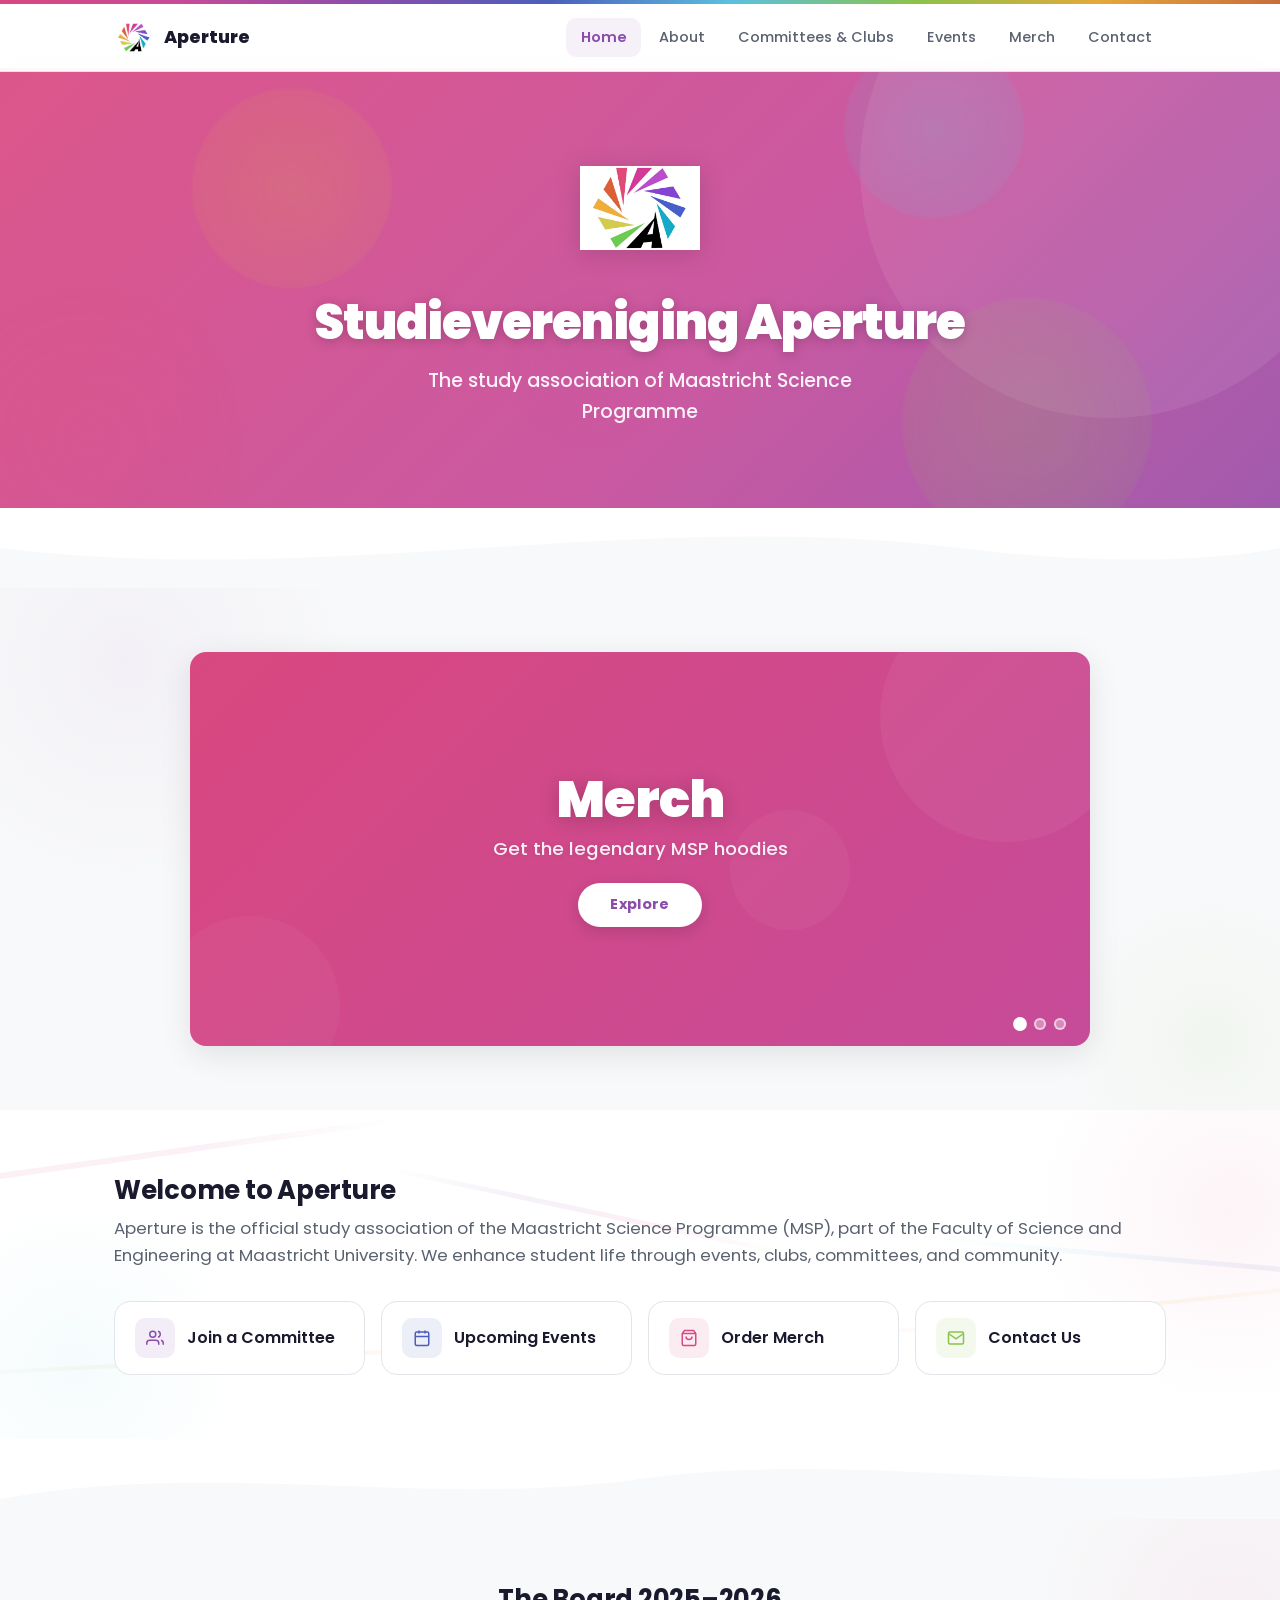
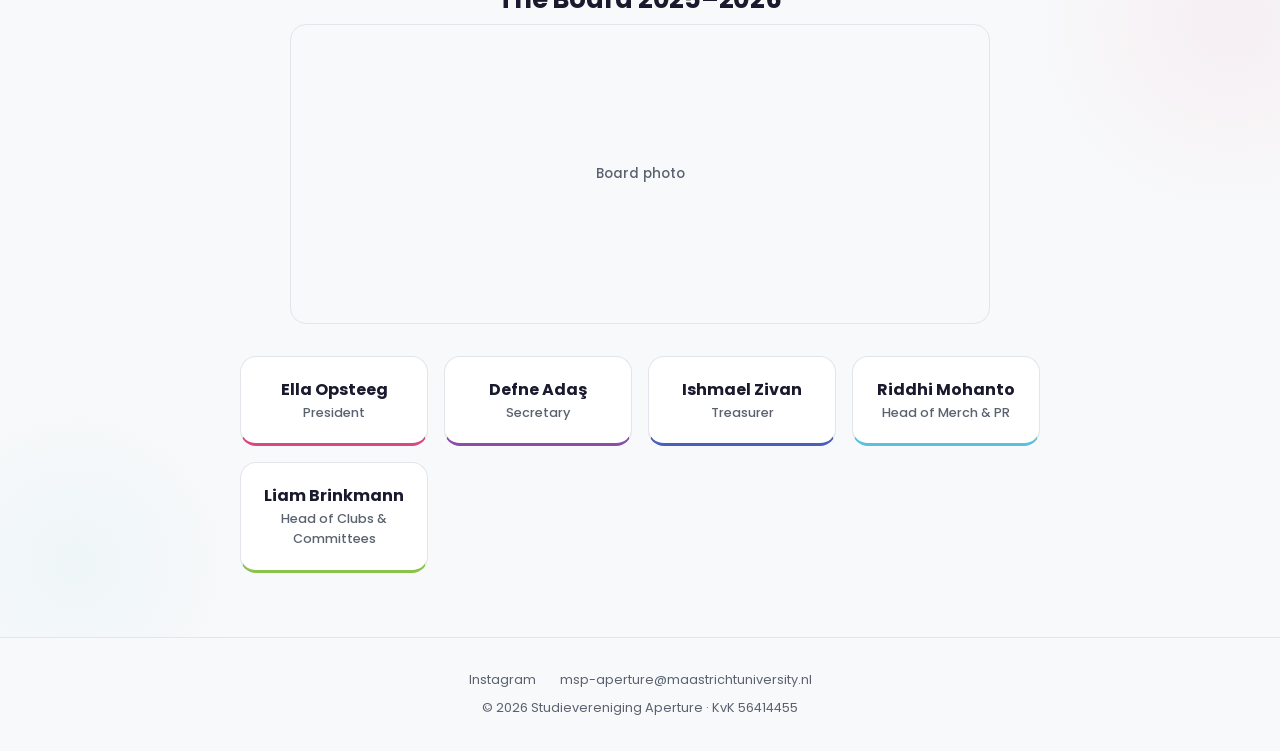
<file: index.html>
<!DOCTYPE html>
<html lang="en">
<head>
  <meta charset="UTF-8">
  <meta name="viewport" content="width=device-width, initial-scale=1.0">
  <title>Studievereniging Aperture — MSP Study Association</title>
  <meta name="description" content="Studievereniging Aperture is the official study association of the Maastricht Science Programme (MSP). Events, clubs, committees, and community.">
  <link rel="stylesheet" href="css/style.css">
</head>
<body data-page="home">

  <!-- Header -->
  <header class="site-header">
    <div class="container">
      <a href="./" class="site-logo">
        <img src="images/aperture_logo.jpg" alt="Aperture Logo">
        <span>Aperture</span>
      </a>
      <button class="nav-toggle" aria-label="Toggle navigation" aria-expanded="false">
        <svg viewBox="0 0 24 24" fill="none" stroke="currentColor" stroke-width="2"><line x1="3" y1="6" x2="21" y2="6"/><line x1="3" y1="12" x2="21" y2="12"/><line x1="3" y1="18" x2="21" y2="18"/></svg>
      </button>
      <ul class="nav-links"></ul>
    </div>
  </header>

  <!-- Hero -->
  <section class="hero">
    <div class="hero-bg">
      <div class="hero-blob-1"></div>
      <div class="hero-blob-2"></div>
      <div class="hero-blob-3"></div>
      <div class="hero-blob-4"></div>
      <div class="hero-blob-5"></div>
    </div>
    <div class="hero-content">
      <img src="images/aperture_logo.jpg" alt="Aperture Logo" class="hero-logo">
      <h1>Studievereniging Aperture</h1>
      <p>The study association of Maastricht Science Programme</p>
    </div>
  </section>

  <!-- Wave transition -->
  <div class="wave-divider">
    <svg viewBox="0 0 1440 80" preserveAspectRatio="none">
      <path d="M0,40 C360,80 720,0 1080,40 C1260,60 1380,50 1440,40 L1440,80 L0,80 Z" fill="#f8f9fa"/>
    </svg>
  </div>

  <!-- Slideshow -->
  <section class="section section-decorated" style="background:var(--clr-surface);">
    <div class="container">
      <div class="slideshow" id="homeSlideshow"></div>
    </div>
  </section>

  <!-- Intro + Quick Links -->
  <section class="section section-decorated">
    <div class="color-streaks">
      <div class="streak streak-1"></div>
      <div class="streak streak-2"></div>
      <div class="streak streak-3"></div>
      <div class="streak streak-4"></div>
      <div class="streak streak-5"></div>
    </div>
    <div class="container">
      <h2 class="section-title">Welcome to Aperture</h2>
      <p class="section-subtitle">Aperture is the official study association of the Maastricht Science Programme (MSP), part of the Faculty of Science and Engineering at Maastricht University. We enhance student life through events, clubs, committees, and community.</p>
      <div id="quickLinks" class="quick-links"></div>
    </div>
  </section>

  <!-- Colorful wave before board -->
  <div class="wave-divider">
    <svg viewBox="0 0 1440 80" preserveAspectRatio="none">
      <path d="M0,60 C240,20 480,70 720,40 C960,10 1200,60 1440,30 L1440,80 L0,80 Z" fill="#f8f9fa"/>
    </svg>
  </div>

  <!-- Board -->
  <section class="section board-section section-decorated" style="background:var(--clr-surface);">
    <div class="container">
      <h2 class="section-title">The Board <span id="boardYear"></span></h2>
      <div class="board-photo placeholder-img" style="height:300px;border-radius:var(--radius-lg);">Board photo</div>
      <div id="boardGrid" class="board-grid mt-3"></div>
    </div>
  </section>

  <!-- Footer -->
  <footer class="site-footer">
    <div class="container"></div>
  </footer>

  <script src="js/main.js"></script>
</body>
</html>
</file>
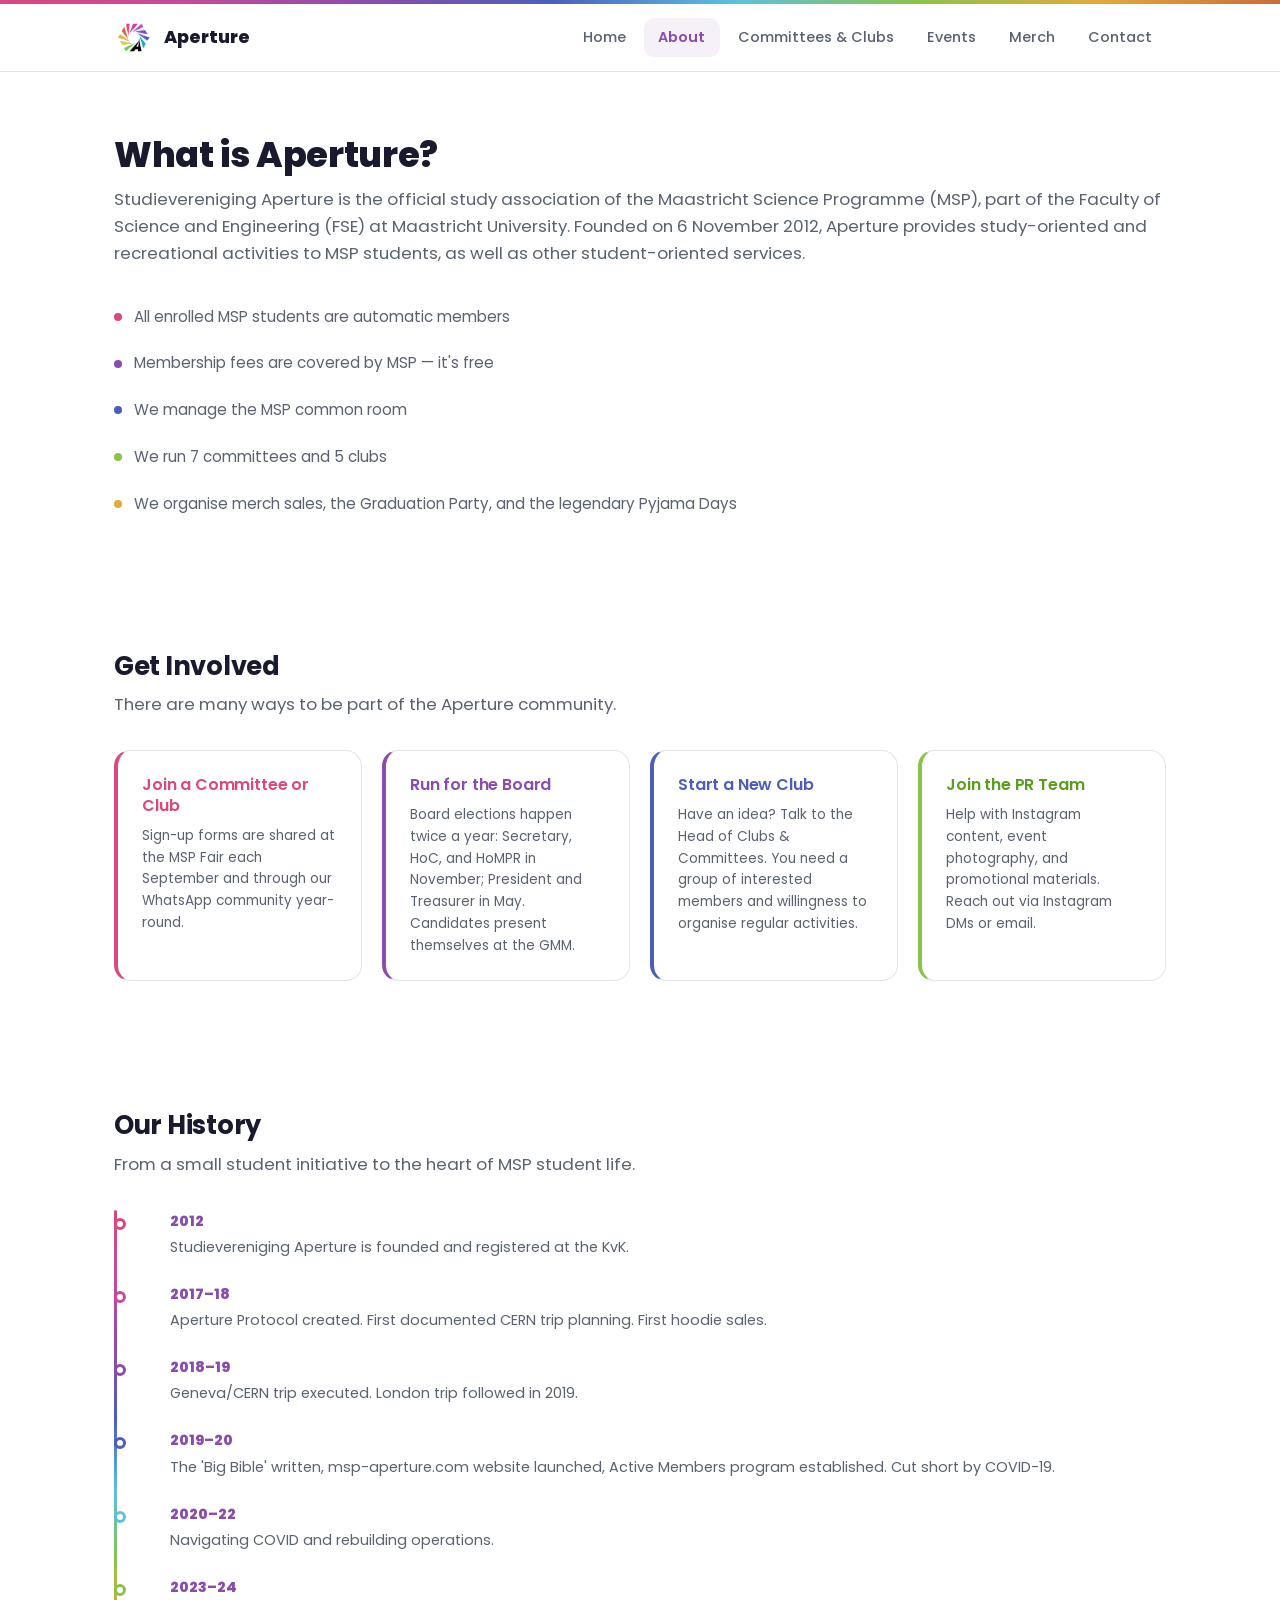
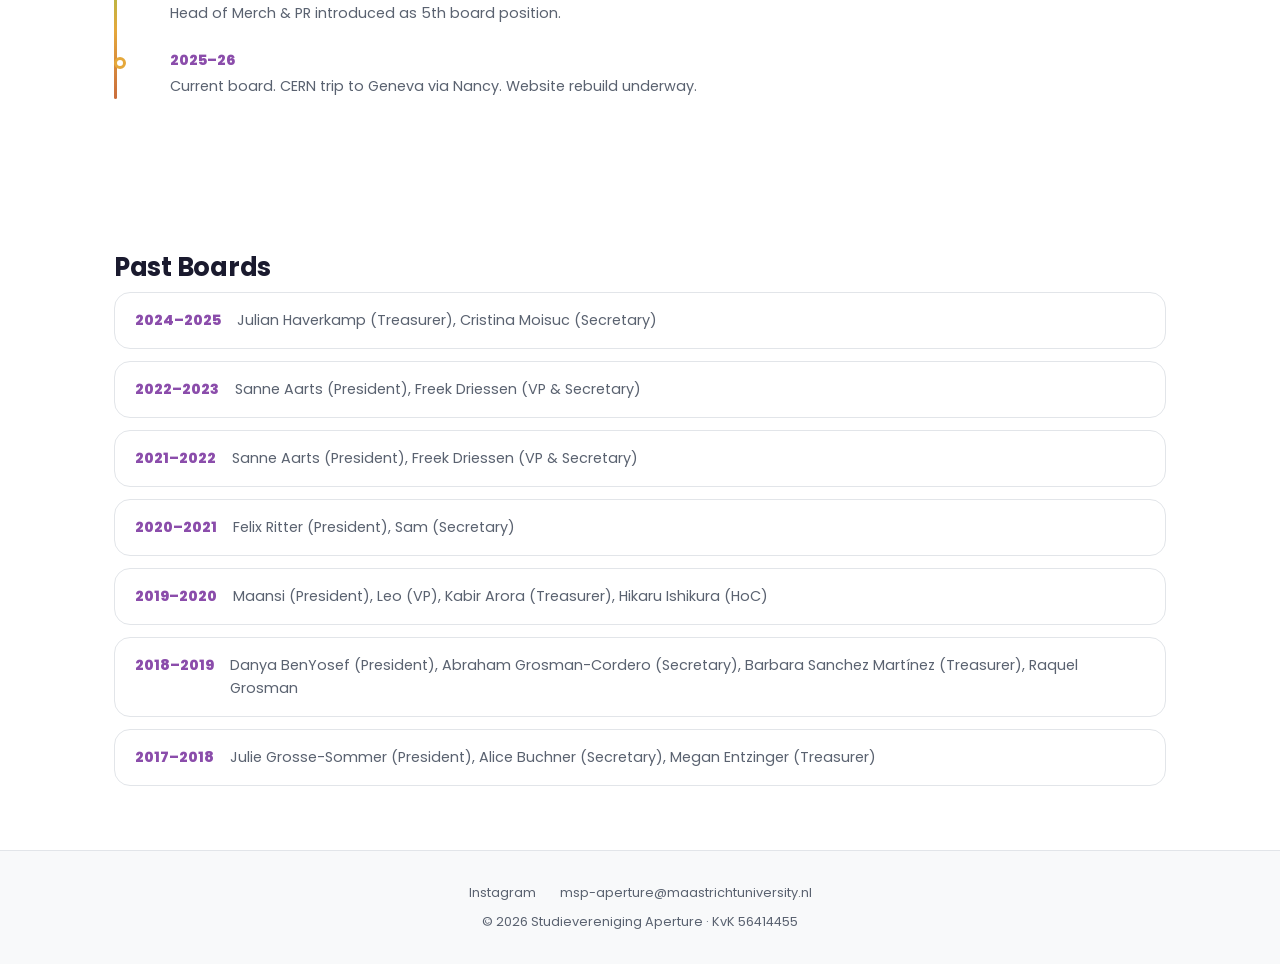
<file: about.html>
<!DOCTYPE html>
<html lang="en">
<head>
  <meta charset="UTF-8">
  <meta name="viewport" content="width=device-width, initial-scale=1.0">
  <title>About — Studievereniging Aperture</title>
  <meta name="description" content="Learn about Studievereniging Aperture, the study association of the Maastricht Science Programme. Our history, how to get involved, and past boards.">
  <link rel="stylesheet" href="css/style.css">
</head>
<body data-page="about">

  <header class="site-header">
    <div class="container">
      <a href="./" class="site-logo"><img src="images/aperture_logo.jpg" alt="Aperture Logo"><span>Aperture</span></a>
      <button class="nav-toggle" aria-label="Toggle navigation" aria-expanded="false">
        <svg viewBox="0 0 24 24" fill="none" stroke="currentColor" stroke-width="2"><line x1="3" y1="6" x2="21" y2="6"/><line x1="3" y1="12" x2="21" y2="12"/><line x1="3" y1="18" x2="21" y2="18"/></svg>
      </button>
      <ul class="nav-links"></ul>
    </div>
  </header>

  <!-- What is Aperture -->
  <section class="section">
    <div class="container">
      <h1 class="section-title">What is Aperture?</h1>
      <p class="section-subtitle">Studievereniging Aperture is the official study association of the Maastricht Science Programme (MSP), part of the Faculty of Science and Engineering (FSE) at Maastricht University. Founded on 6 November 2012, Aperture provides study-oriented and recreational activities to MSP students, as well as other student-oriented services.</p>
      <ul class="facts-list" id="aboutFacts"></ul>
    </div>
  </section>

  <!-- Get Involved -->
  <section class="section">
    <div class="container">
      <h2 class="section-title">Get Involved</h2>
      <p class="section-subtitle">There are many ways to be part of the Aperture community.</p>
      <div class="involve-grid" id="involveGrid"></div>
    </div>
  </section>

  <!-- History -->
  <section class="section">
    <div class="container">
      <h2 class="section-title">Our History</h2>
      <p class="section-subtitle">From a small student initiative to the heart of MSP student life.</p>
      <div class="timeline" id="historyTimeline"></div>
    </div>
  </section>

  <!-- Past Boards -->
  <section class="section">
    <div class="container">
      <h2 class="section-title">Past Boards</h2>
      <div class="past-boards-list" id="pastBoards"></div>
    </div>
  </section>

  <footer class="site-footer">
    <div class="container"></div>
  </footer>

  <script src="js/main.js"></script>
</body>
</html>
</file>
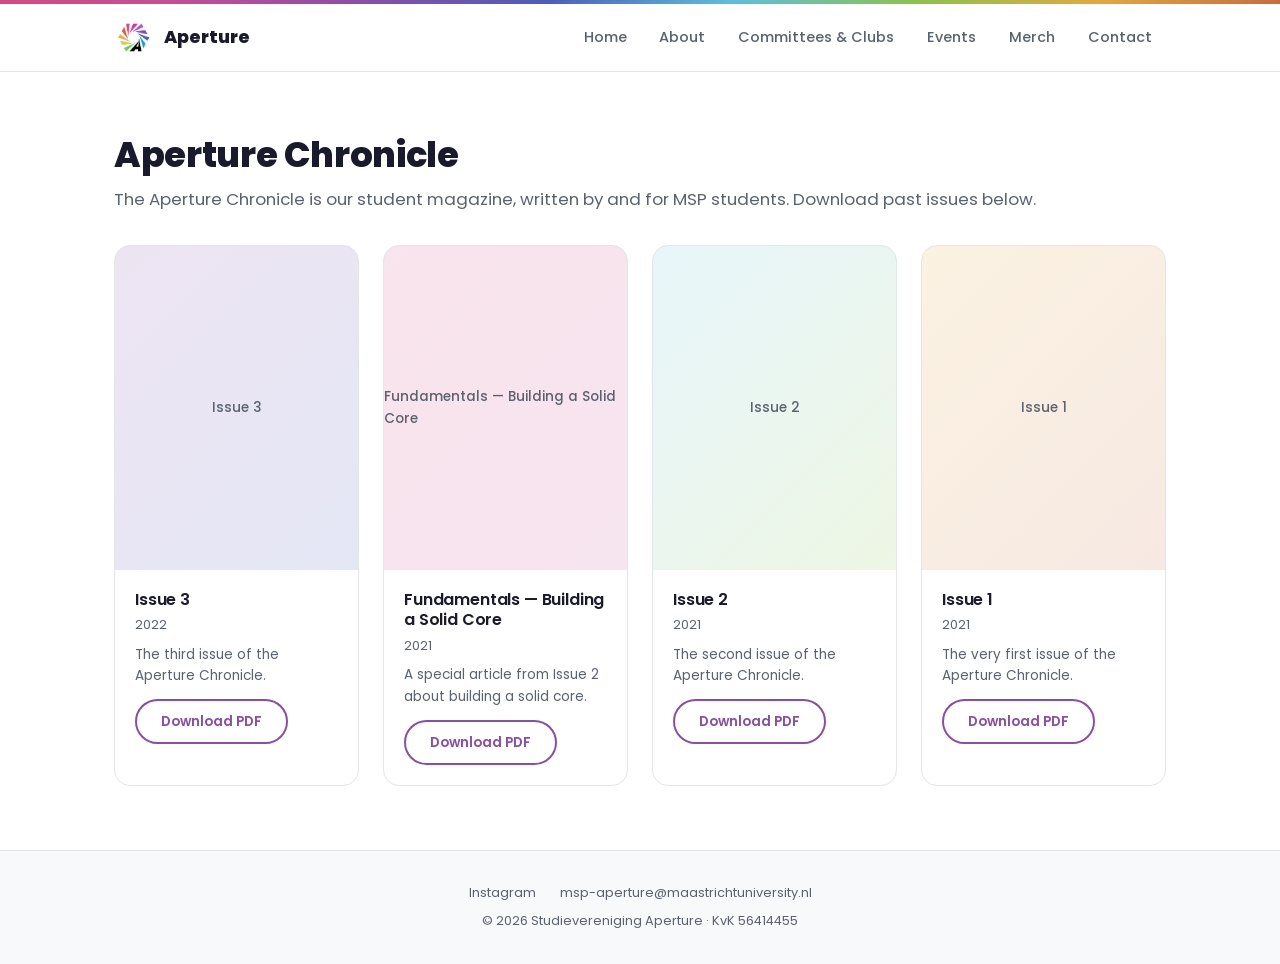
<file: chronicle.html>
<!DOCTYPE html>
<html lang="en">
<head>
  <meta charset="UTF-8">
  <meta name="viewport" content="width=device-width, initial-scale=1.0">
  <title>Aperture Chronicle — Studievereniging Aperture</title>
  <meta name="description" content="The Aperture Chronicle is the MSP student magazine. Download past issues.">
  <link rel="stylesheet" href="css/style.css">
</head>
<body data-page="chronicle">

  <header class="site-header">
    <div class="container">
      <a href="./" class="site-logo"><img src="images/aperture_logo.jpg" alt="Aperture Logo"><span>Aperture</span></a>
      <button class="nav-toggle" aria-label="Toggle navigation" aria-expanded="false">
        <svg viewBox="0 0 24 24" fill="none" stroke="currentColor" stroke-width="2"><line x1="3" y1="6" x2="21" y2="6"/><line x1="3" y1="12" x2="21" y2="12"/><line x1="3" y1="18" x2="21" y2="18"/></svg>
      </button>
      <ul class="nav-links"></ul>
    </div>
  </header>

  <section class="section">
    <div class="container">
      <h1 class="section-title">Aperture Chronicle</h1>
      <p class="section-subtitle">The Aperture Chronicle is our student magazine, written by and for MSP students. Download past issues below.</p>

      <div class="chronicle-grid" id="chronicleGrid"></div>
    </div>
  </section>

  <footer class="site-footer">
    <div class="container"></div>
  </footer>

  <script src="js/main.js"></script>
</body>
</html>
</file>
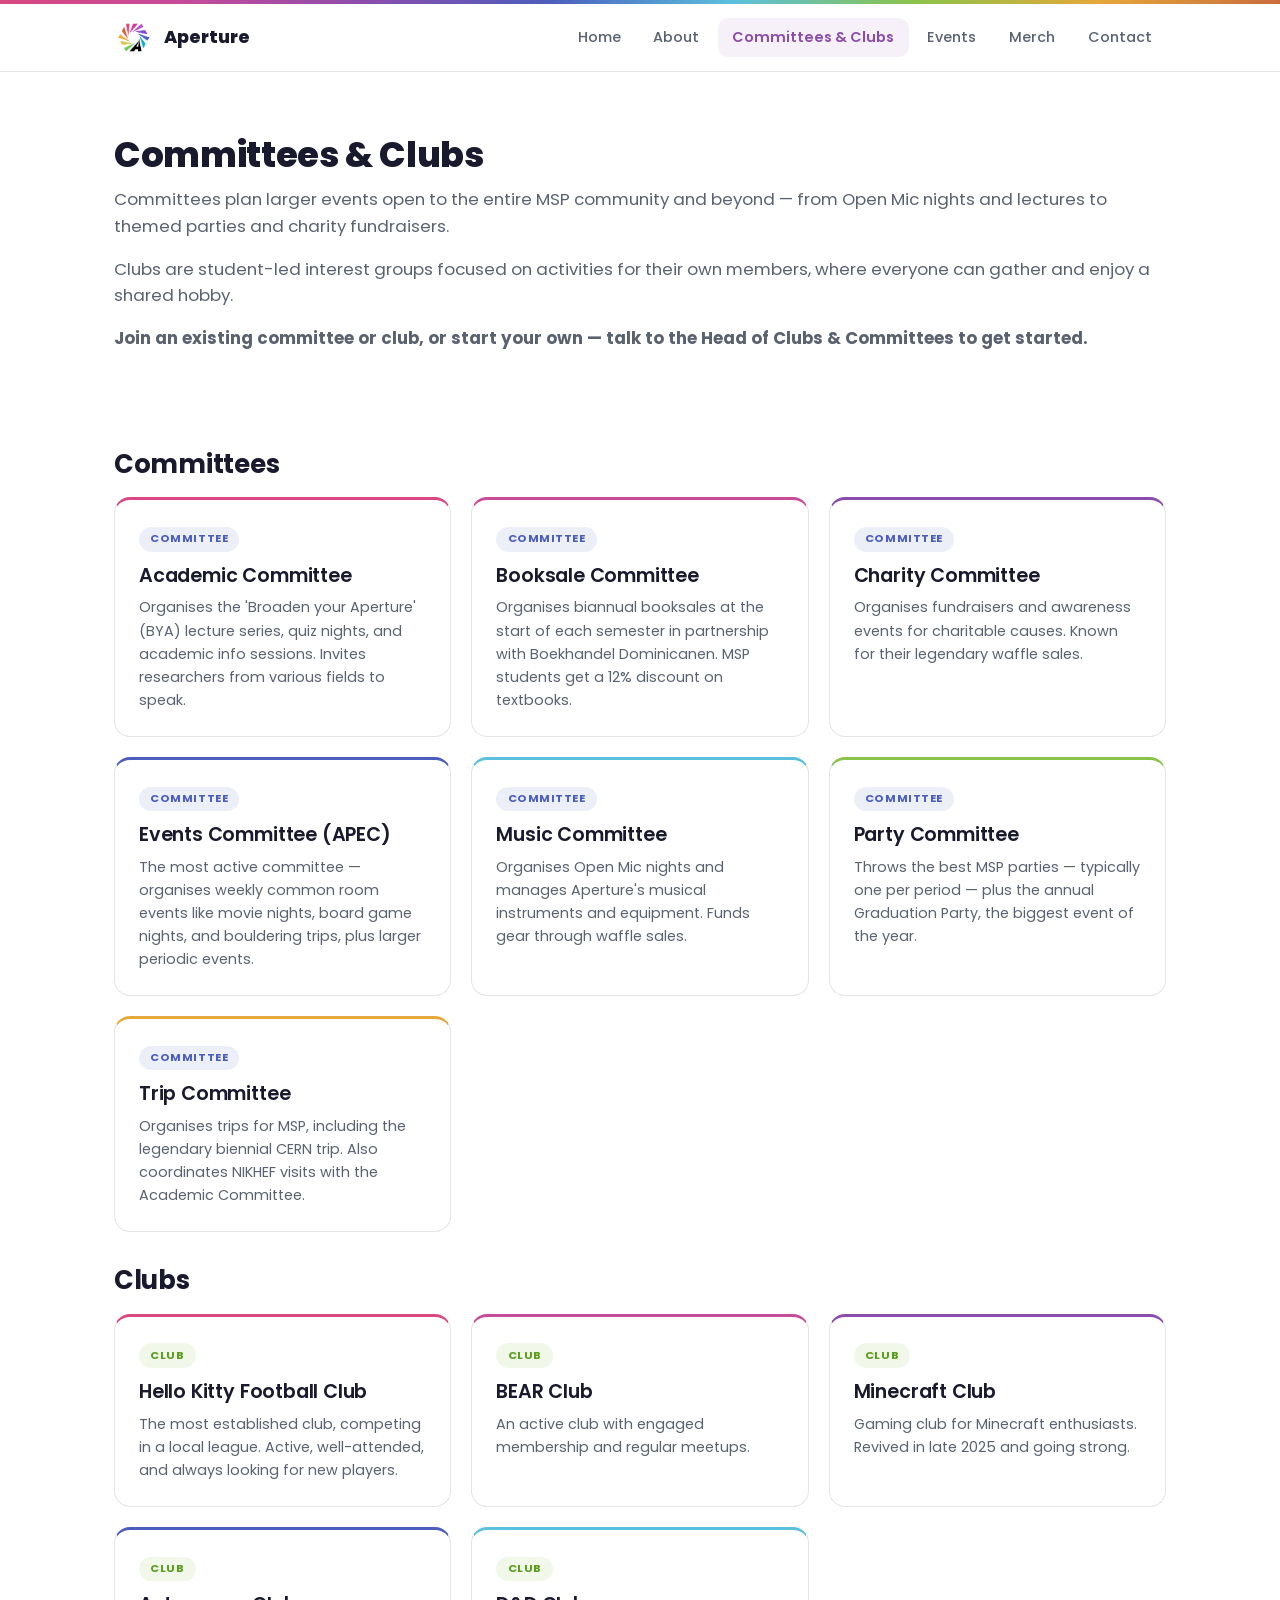
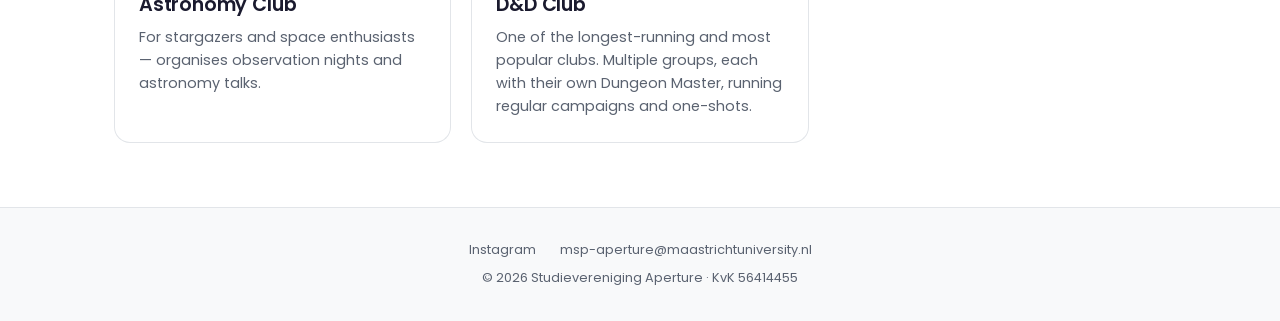
<file: committees.html>
<!DOCTYPE html>
<html lang="en">
<head>
  <meta charset="UTF-8">
  <meta name="viewport" content="width=device-width, initial-scale=1.0">
  <title>Committees & Clubs — Studievereniging Aperture</title>
  <meta name="description" content="Discover Aperture's committees and clubs. From Academic Committee to D&D Club, find your place in the MSP community.">
  <link rel="stylesheet" href="css/style.css">
</head>
<body data-page="committees">

  <header class="site-header">
    <div class="container">
      <a href="./" class="site-logo"><img src="images/aperture_logo.jpg" alt="Aperture Logo"><span>Aperture</span></a>
      <button class="nav-toggle" aria-label="Toggle navigation" aria-expanded="false">
        <svg viewBox="0 0 24 24" fill="none" stroke="currentColor" stroke-width="2"><line x1="3" y1="6" x2="21" y2="6"/><line x1="3" y1="12" x2="21" y2="12"/><line x1="3" y1="18" x2="21" y2="18"/></svg>
      </button>
      <ul class="nav-links"></ul>
    </div>
  </header>

  <section class="section">
    <div class="container">
      <h1 class="section-title">Committees & Clubs</h1>
      <div id="committeesIntro" class="section-subtitle"></div>
    </div>
  </section>

  <section class="section" style="padding-top:0;">
    <div class="container" id="committeesGrid"></div>
  </section>

  <footer class="site-footer">
    <div class="container"></div>
  </footer>

  <script src="js/main.js"></script>
</body>
</html>
</file>
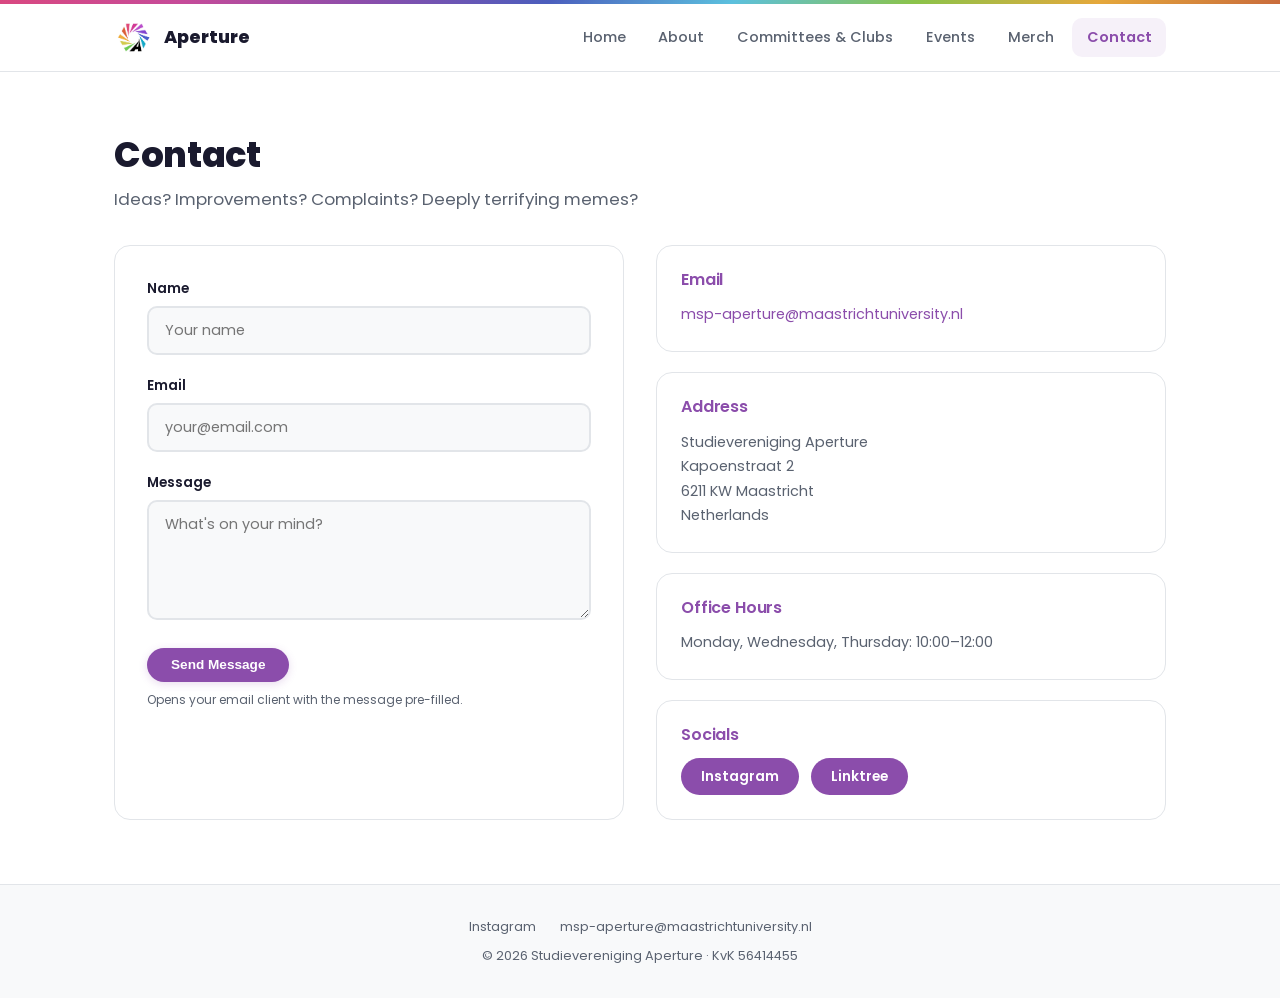
<file: contact.html>
<!DOCTYPE html>
<html lang="en">
<head>
  <meta charset="UTF-8">
  <meta name="viewport" content="width=device-width, initial-scale=1.0">
  <title>Contact — Studievereniging Aperture</title>
  <meta name="description" content="Get in touch with Studievereniging Aperture. Ideas, improvements, complaints, or deeply terrifying memes.">
  <link rel="stylesheet" href="css/style.css">
</head>
<body data-page="contact">

  <header class="site-header">
    <div class="container">
      <a href="./" class="site-logo"><img src="images/aperture_logo.jpg" alt="Aperture Logo"><span>Aperture</span></a>
      <button class="nav-toggle" aria-label="Toggle navigation" aria-expanded="false">
        <svg viewBox="0 0 24 24" fill="none" stroke="currentColor" stroke-width="2"><line x1="3" y1="6" x2="21" y2="6"/><line x1="3" y1="12" x2="21" y2="12"/><line x1="3" y1="18" x2="21" y2="18"/></svg>
      </button>
      <ul class="nav-links"></ul>
    </div>
  </header>

  <section class="section">
    <div class="container">
      <h1 class="section-title">Contact</h1>
      <p class="section-subtitle">Ideas? Improvements? Complaints? Deeply terrifying memes?</p>

      <div class="contact-grid">
        <!-- Form -->
        <form class="contact-form" id="contactForm">
          <div class="form-group">
            <label for="name">Name</label>
            <input type="text" id="name" name="name" required placeholder="Your name">
          </div>
          <div class="form-group">
            <label for="email">Email</label>
            <input type="email" id="email" name="email" required placeholder="your@email.com">
          </div>
          <div class="form-group">
            <label for="message">Message</label>
            <textarea id="message" name="message" required placeholder="What's on your mind?"></textarea>
          </div>
          <button type="submit" class="btn">Send Message</button>
          <p class="mt-1" style="font-size:0.75rem;color:var(--clr-text-muted);">Opens your email client with the message pre-filled.</p>
        </form>

        <!-- Info -->
        <div class="contact-info">
          <div class="contact-block">
            <h3>Email</h3>
            <p id="contactEmail"></p>
          </div>

          <div class="contact-block">
            <h3>Address</h3>
            <div id="contactAddress"></div>
          </div>

          <div class="contact-block">
            <h3>Office Hours</h3>
            <p id="officeHours"></p>
          </div>

          <div class="contact-block">
            <h3>Socials</h3>
            <div class="social-links" id="contactSocials"></div>
          </div>
        </div>
      </div>
    </div>
  </section>

  <footer class="site-footer">
    <div class="container"></div>
  </footer>

  <script src="js/main.js"></script>
</body>
</html>
</file>
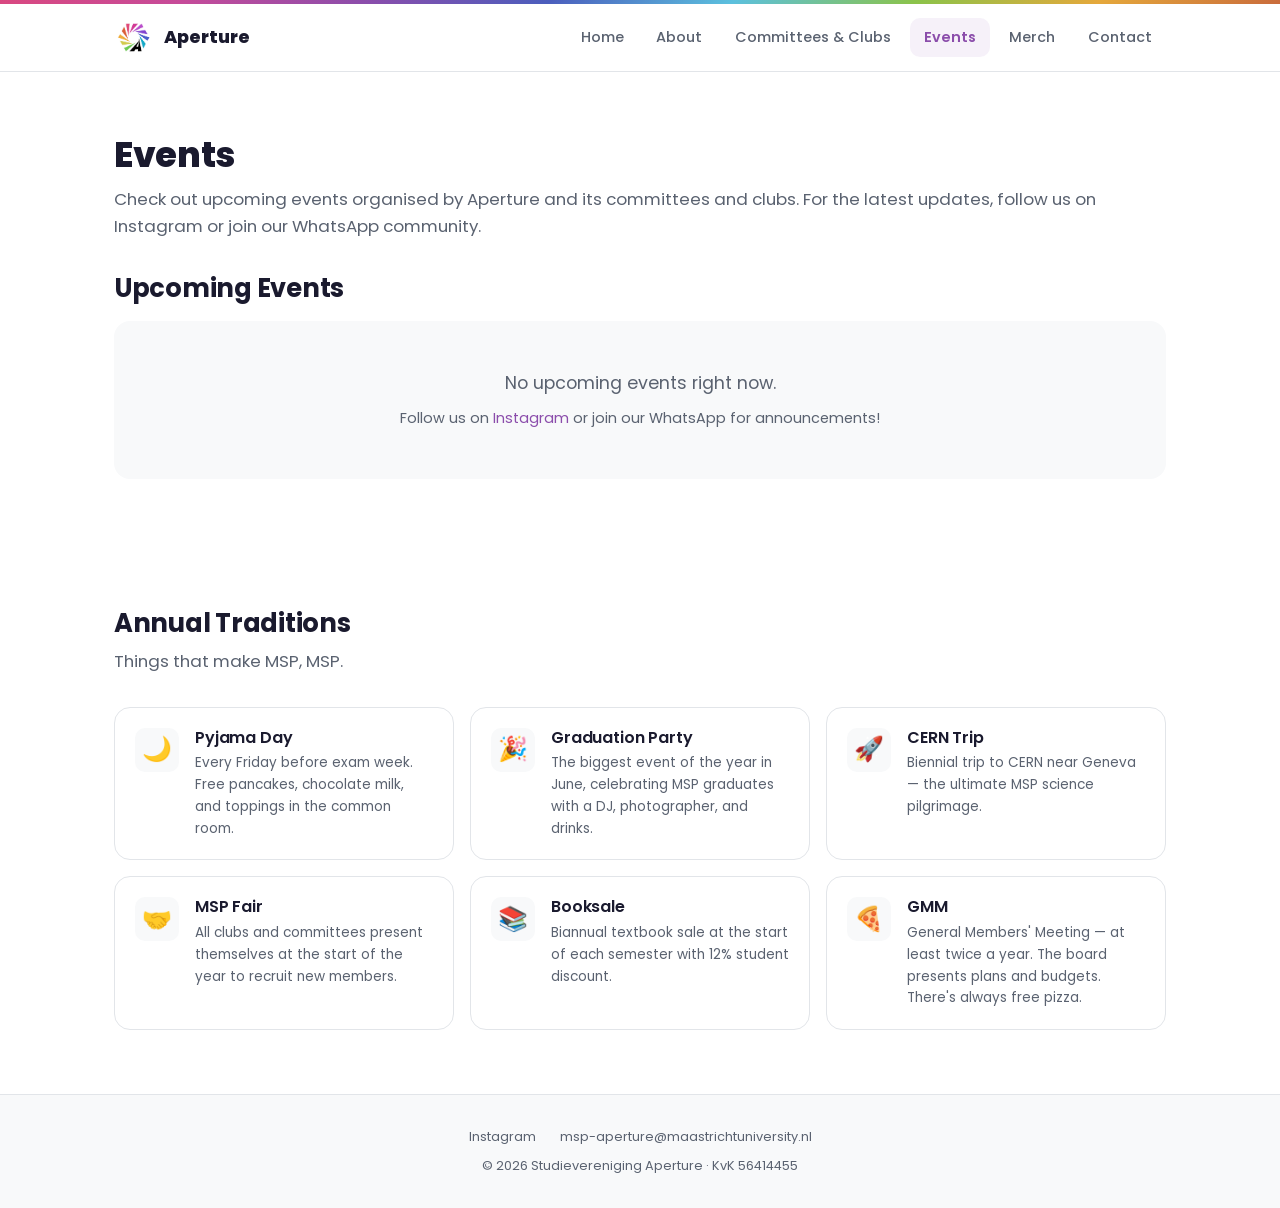
<file: events.html>
<!DOCTYPE html>
<html lang="en">
<head>
  <meta charset="UTF-8">
  <meta name="viewport" content="width=device-width, initial-scale=1.0">
  <title>Events — Studievereniging Aperture</title>
  <meta name="description" content="Upcoming events and annual traditions organised by Aperture and its committees and clubs at MSP.">
  <link rel="stylesheet" href="css/style.css">
</head>
<body data-page="events">

  <header class="site-header">
    <div class="container">
      <a href="./" class="site-logo"><img src="images/aperture_logo.jpg" alt="Aperture Logo"><span>Aperture</span></a>
      <button class="nav-toggle" aria-label="Toggle navigation" aria-expanded="false">
        <svg viewBox="0 0 24 24" fill="none" stroke="currentColor" stroke-width="2"><line x1="3" y1="6" x2="21" y2="6"/><line x1="3" y1="12" x2="21" y2="12"/><line x1="3" y1="18" x2="21" y2="18"/></svg>
      </button>
      <ul class="nav-links"></ul>
    </div>
  </header>

  <section class="section">
    <div class="container">
      <h1 class="section-title">Events</h1>
      <p class="section-subtitle">Check out upcoming events organised by Aperture and its committees and clubs. For the latest updates, follow us on Instagram or join our WhatsApp community.</p>

      <h2 class="mt-4 mb-2">Upcoming Events</h2>
      <div id="eventsList"></div>
    </div>
  </section>

  <section class="section">
    <div class="container">
      <h2 class="section-title">Annual Traditions</h2>
      <p class="section-subtitle">Things that make MSP, MSP.</p>
      <div class="traditions-grid" id="traditionsGrid"></div>
    </div>
  </section>

  <footer class="site-footer">
    <div class="container"></div>
  </footer>

  <script src="js/main.js"></script>
</body>
</html>
</file>
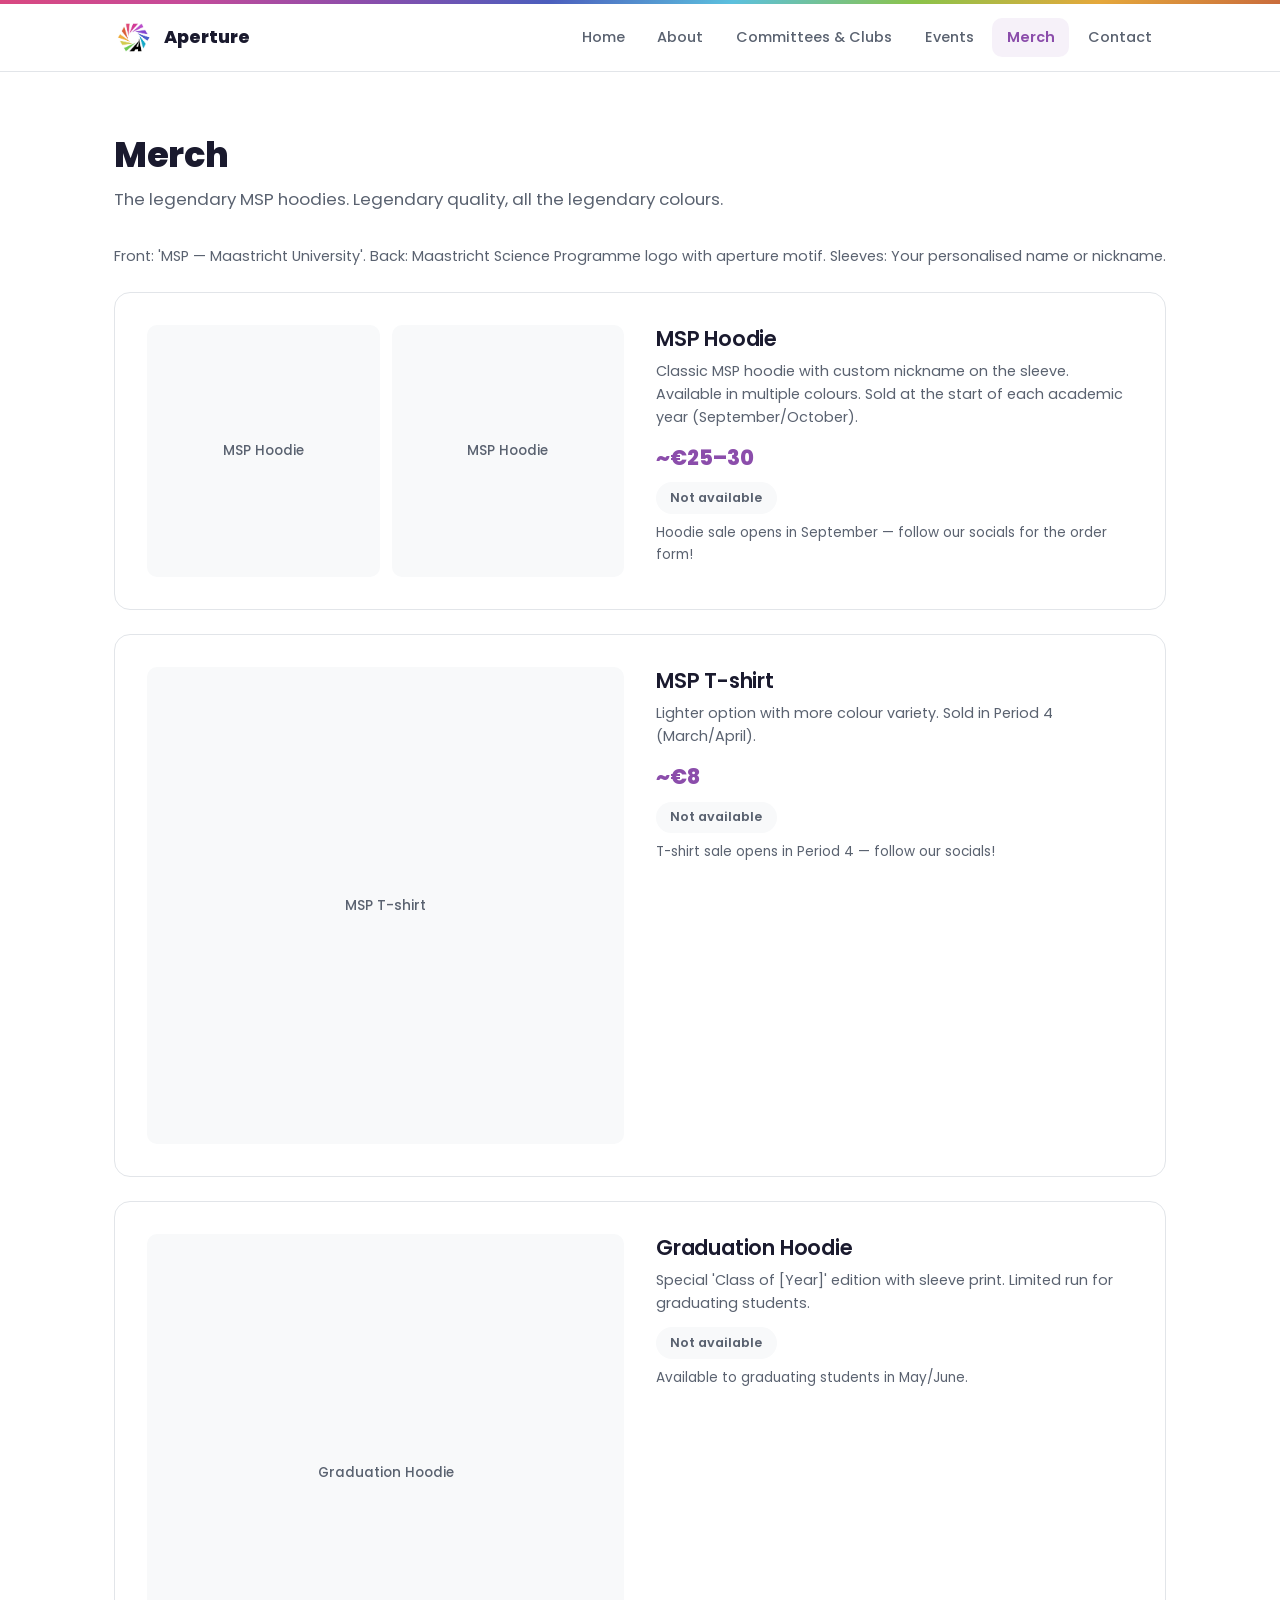
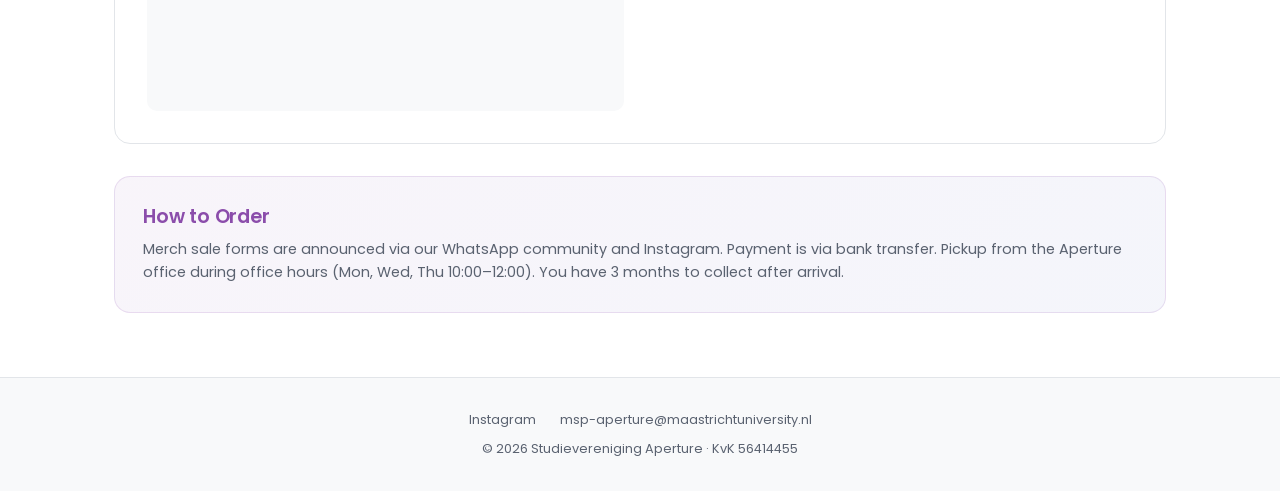
<file: merch.html>
<!DOCTYPE html>
<html lang="en">
<head>
  <meta charset="UTF-8">
  <meta name="viewport" content="width=device-width, initial-scale=1.0">
  <title>Merch — Studievereniging Aperture</title>
  <meta name="description" content="The legendary MSP hoodies and t-shirts. Order information and merch gallery.">
  <link rel="stylesheet" href="css/style.css">
</head>
<body data-page="merch">

  <header class="site-header">
    <div class="container">
      <a href="./" class="site-logo"><img src="images/aperture_logo.jpg" alt="Aperture Logo"><span>Aperture</span></a>
      <button class="nav-toggle" aria-label="Toggle navigation" aria-expanded="false">
        <svg viewBox="0 0 24 24" fill="none" stroke="currentColor" stroke-width="2"><line x1="3" y1="6" x2="21" y2="6"/><line x1="3" y1="12" x2="21" y2="12"/><line x1="3" y1="18" x2="21" y2="18"/></svg>
      </button>
      <ul class="nav-links"></ul>
    </div>
  </header>

  <section class="section">
    <div class="container">
      <h1 class="section-title">Merch</h1>
      <p class="section-subtitle">The legendary MSP hoodies. Legendary quality, all the legendary colours.</p>
      <p id="merchDesc" class="mb-3" style="color:var(--clr-text-muted);font-size:0.9rem;"></p>

      <div id="merchList"></div>

      <div class="info-box" id="merchHowTo"></div>
    </div>
  </section>

  <footer class="site-footer">
    <div class="container"></div>
  </footer>

  <script src="js/main.js"></script>
</body>
</html>
</file>
<file: css/style.css>
/* ============================================
   Studievereniging Aperture — Main Stylesheet
   Light & Colorful theme based on the Aperture logo
   ============================================ */

/* --- Google Fonts --- */
@import url('https://fonts.googleapis.com/css2?family=Poppins:wght@400;500;600;700;800;900&display=swap');

/* --- Reset & Base --- */
*, *::before, *::after { box-sizing: border-box; margin: 0; padding: 0; }

:root {
  /* Logo colors */
  --clr-pink: #D94880;
  --clr-magenta: #C64B99;
  --clr-purple: #8B4DAB;
  --clr-blue: #4B5EBD;
  --clr-sky: #5BC0DE;
  --clr-lime: #8BC34A;
  --clr-yellow: #E5A83B;
  --clr-orange: #C96B3C;

  /* Theme */
  --clr-bg: #ffffff;
  --clr-surface: #f8f9fa;
  --clr-surface-hover: #f0f1f3;
  --clr-border: #e2e5e9;
  --clr-text: #1a1a2e;
  --clr-text-muted: #5a6270;
  --clr-accent: #8B4DAB;
  --clr-accent-hover: #7a3e9a;
  --clr-accent-subtle: rgba(139, 77, 171, 0.08);
  --clr-white: #ffffff;

  --radius: 10px;
  --radius-lg: 16px;
  --shadow: 0 2px 12px rgba(0,0,0,0.06);
  --shadow-lg: 0 8px 32px rgba(0,0,0,0.1);
  --max-width: 1100px;
  --nav-height: 68px;
  --transition: 0.2s ease;

  /* Gradient from logo colors */
  --gradient-rainbow: linear-gradient(135deg, #D94880, #C64B99, #8B4DAB, #4B5EBD, #5BC0DE, #8BC34A, #E5A83B, #C96B3C);
  --gradient-hero: linear-gradient(135deg, #8B4DAB 0%, #4B5EBD 30%, #5BC0DE 60%, #8BC34A 100%);
}

html { scroll-behavior: smooth; }

body {
  font-family: 'Poppins', sans-serif;
  background: var(--clr-bg);
  color: var(--clr-text);
  line-height: 1.6;
  min-height: 100vh;
  display: flex;
  flex-direction: column;
}

a { color: var(--clr-accent); text-decoration: none; transition: color var(--transition); }
a:hover { color: var(--clr-accent-hover); }

img { max-width: 100%; height: auto; display: block; }

h1, h2, h3, h4 { line-height: 1.3; font-weight: 700; color: var(--clr-text); letter-spacing: -0.01em; }
h1 { font-size: 2.2rem; font-weight: 800; }
h2 { font-size: 1.6rem; font-weight: 700; }
h3 { font-size: 1.2rem; font-weight: 600; }

.container { max-width: var(--max-width); margin: 0 auto; padding: 0 1.5rem; }

/* --- Rainbow accent bar (top of page) --- */
body::before {
  content: '';
  display: block;
  height: 4px;
  background: var(--gradient-rainbow);
  position: fixed;
  top: 0;
  left: 0;
  right: 0;
  z-index: 200;
}

/* --- Header / Nav --- */
.site-header {
  position: sticky;
  top: 4px;
  z-index: 100;
  background: rgba(255, 255, 255, 0.92);
  backdrop-filter: blur(16px);
  border-bottom: 1px solid var(--clr-border);
  height: var(--nav-height);
}

.site-header .container {
  display: flex;
  align-items: center;
  justify-content: space-between;
  height: 100%;
}

.site-logo {
  display: flex;
  align-items: center;
  gap: 0.6rem;
  font-weight: 800;
  font-size: 1.1rem;
  color: var(--clr-text);
}

.site-logo img {
  height: 40px;
  width: 40px;
  object-fit: contain;
}

.site-logo:hover { color: var(--clr-accent); }

.nav-links {
  display: flex;
  list-style: none;
  gap: 0.25rem;
}

.nav-links a {
  display: block;
  padding: 0.5rem 0.9rem;
  color: var(--clr-text-muted);
  font-size: 0.9rem;
  font-weight: 500;
  border-radius: var(--radius);
  transition: all var(--transition);
}

.nav-links a:hover {
  color: var(--clr-accent);
  background: var(--clr-accent-subtle);
}

.nav-links a.active {
  color: var(--clr-accent);
  background: var(--clr-accent-subtle);
  font-weight: 600;
}

/* Hamburger menu */
.nav-toggle { display: none; background: none; border: none; color: var(--clr-text); cursor: pointer; padding: 0.5rem; }
.nav-toggle svg { width: 24px; height: 24px; }

/* --- Hero Section --- */
.hero {
  position: relative;
  min-height: 440px;
  display: flex;
  align-items: center;
  justify-content: center;
  text-align: center;
  overflow: hidden;
}

.hero-bg {
  position: absolute;
  inset: 0;
  background: linear-gradient(135deg, #D94880, #C64B99, #8B4DAB, #4B5EBD, #5BC0DE, #8BC34A, #E5A83B, #C96B3C);
  background-size: 400% 400%;
  animation: gradientShift 12s ease infinite;
  z-index: 0;
  overflow: hidden;
}

@keyframes gradientShift {
  0% { background-position: 0% 50%; }
  25% { background-position: 100% 25%; }
  50% { background-position: 100% 50%; }
  75% { background-position: 0% 75%; }
  100% { background-position: 0% 50%; }
}

.hero-bg::after {
  content: '';
  position: absolute;
  inset: 0;
  background: rgba(255,255,255,0.08);
}

/* Decorative floating circles in hero */
.hero-bg::before {
  content: '';
  position: absolute;
  width: 500px;
  height: 500px;
  border-radius: 50%;
  background: rgba(255,255,255,0.07);
  top: -150px;
  right: -80px;
  z-index: 0;
  animation: driftRight 20s ease-in-out infinite;
}

@keyframes driftRight {
  0%, 100% { transform: translate(0, 0) rotate(0deg); }
  33% { transform: translate(-40px, 30px) rotate(5deg); }
  66% { transform: translate(20px, -20px) rotate(-3deg); }
}

/* Decorative blobs — more dynamic movement */
.hero-blob-1, .hero-blob-2, .hero-blob-3, .hero-blob-4, .hero-blob-5 {
  position: absolute;
  border-radius: 50%;
  z-index: 0;
  filter: blur(1px);
}

.hero-blob-1 {
  width: 300px;
  height: 300px;
  background: radial-gradient(circle, rgba(217, 72, 128, 0.25), rgba(217, 72, 128, 0.05));
  bottom: -80px;
  left: -60px;
  animation: blobDrift1 10s ease-in-out infinite;
}

.hero-blob-2 {
  width: 200px;
  height: 200px;
  background: radial-gradient(circle, rgba(229, 168, 59, 0.2), rgba(229, 168, 59, 0.05));
  top: 20px;
  left: 15%;
  animation: blobDrift2 14s ease-in-out infinite;
}

.hero-blob-3 {
  width: 250px;
  height: 250px;
  background: radial-gradient(circle, rgba(139, 195, 74, 0.2), rgba(139, 195, 74, 0.05));
  bottom: -40px;
  right: 10%;
  animation: blobDrift3 12s ease-in-out infinite;
}

.hero-blob-4 {
  width: 180px;
  height: 180px;
  background: radial-gradient(circle, rgba(91, 192, 222, 0.2), rgba(91, 192, 222, 0.05));
  top: -30px;
  right: 20%;
  animation: blobDrift4 16s ease-in-out infinite;
}

.hero-blob-5 {
  width: 160px;
  height: 160px;
  background: radial-gradient(circle, rgba(198, 75, 153, 0.18), rgba(198, 75, 153, 0.04));
  top: 50%;
  left: 40%;
  animation: blobDrift5 11s ease-in-out infinite;
}

@keyframes blobDrift1 {
  0%, 100% { transform: translate(0, 0) scale(1); }
  25% { transform: translate(60px, -30px) scale(1.1); }
  50% { transform: translate(30px, -60px) scale(0.95); }
  75% { transform: translate(-20px, -20px) scale(1.05); }
}

@keyframes blobDrift2 {
  0%, 100% { transform: translate(0, 0) scale(1); }
  33% { transform: translate(50px, 40px) scale(1.15); }
  66% { transform: translate(-30px, 20px) scale(0.9); }
}

@keyframes blobDrift3 {
  0%, 100% { transform: translate(0, 0) scale(1); }
  25% { transform: translate(-50px, -25px) scale(1.08); }
  50% { transform: translate(-20px, 30px) scale(0.92); }
  75% { transform: translate(30px, 15px) scale(1.12); }
}

@keyframes blobDrift4 {
  0%, 100% { transform: translate(0, 0) scale(1); }
  50% { transform: translate(-60px, 40px) scale(1.1); }
}

@keyframes blobDrift5 {
  0%, 100% { transform: translate(0, 0) scale(1) rotate(0deg); }
  33% { transform: translate(40px, -30px) scale(1.2) rotate(10deg); }
  66% { transform: translate(-30px, 30px) scale(0.85) rotate(-5deg); }
}

/* --- Animated color streaks on homepage --- */
.color-streaks {
  position: absolute;
  inset: 0;
  overflow: hidden;
  pointer-events: none;
  z-index: 0;
}

.streak {
  position: absolute;
  border-radius: 100px;
  opacity: 0.08;
  animation: streakFloat 20s ease-in-out infinite;
}

.streak-1 {
  width: 600px;
  height: 6px;
  background: linear-gradient(90deg, transparent, var(--clr-pink), var(--clr-magenta), transparent);
  top: 15%;
  left: -200px;
  transform: rotate(-8deg);
  animation-duration: 18s;
}

.streak-2 {
  width: 500px;
  height: 5px;
  background: linear-gradient(90deg, transparent, var(--clr-sky), var(--clr-blue), transparent);
  top: 45%;
  right: -150px;
  transform: rotate(5deg);
  animation-duration: 22s;
  animation-delay: -6s;
}

.streak-3 {
  width: 700px;
  height: 4px;
  background: linear-gradient(90deg, transparent, var(--clr-lime), var(--clr-yellow), transparent);
  top: 75%;
  left: -100px;
  transform: rotate(-3deg);
  animation-duration: 25s;
  animation-delay: -12s;
}

.streak-4 {
  width: 400px;
  height: 5px;
  background: linear-gradient(90deg, transparent, var(--clr-purple), var(--clr-pink), transparent);
  top: 30%;
  left: 30%;
  transform: rotate(12deg);
  animation-duration: 20s;
  animation-delay: -3s;
}

.streak-5 {
  width: 550px;
  height: 4px;
  background: linear-gradient(90deg, transparent, var(--clr-orange), var(--clr-yellow), transparent);
  top: 60%;
  right: -100px;
  transform: rotate(-6deg);
  animation-duration: 24s;
  animation-delay: -9s;
}

@keyframes streakFloat {
  0% { transform: translateX(-100px) rotate(var(--r, -5deg)); opacity: 0.04; }
  25% { opacity: 0.1; }
  50% { transform: translateX(100px) rotate(var(--r, -5deg)); opacity: 0.06; }
  75% { opacity: 0.12; }
  100% { transform: translateX(-100px) rotate(var(--r, -5deg)); opacity: 0.04; }
}

.section-decorated {
  position: relative;
  overflow: hidden;
}

.section-decorated > .container {
  position: relative;
  z-index: 1;
}

/* Soft colored blobs on homepage sections */
.section-decorated::before,
.section-decorated::after {
  content: '';
  position: absolute;
  border-radius: 50%;
  pointer-events: none;
  z-index: 0;
}

.section-decorated:nth-child(odd)::before {
  width: 400px;
  height: 400px;
  background: radial-gradient(circle, rgba(217, 72, 128, 0.06) 0%, transparent 70%);
  top: -100px;
  right: -150px;
}

.section-decorated:nth-child(odd)::after {
  width: 350px;
  height: 350px;
  background: radial-gradient(circle, rgba(91, 192, 222, 0.06) 0%, transparent 70%);
  bottom: -100px;
  left: -100px;
}

.section-decorated:nth-child(even)::before {
  width: 450px;
  height: 450px;
  background: radial-gradient(circle, rgba(139, 77, 171, 0.05) 0%, transparent 70%);
  top: -150px;
  left: -100px;
}

.section-decorated:nth-child(even)::after {
  width: 300px;
  height: 300px;
  background: radial-gradient(circle, rgba(139, 195, 74, 0.06) 0%, transparent 70%);
  bottom: -80px;
  right: -80px;
}

/* Wavy divider between sections */
.wave-divider {
  position: relative;
  height: 80px;
  overflow: hidden;
}

.wave-divider svg {
  position: absolute;
  bottom: 0;
  width: 100%;
  height: 80px;
}

.wave-divider path {
  fill: var(--clr-surface);
}

.hero-content {
  position: relative;
  z-index: 1;
  padding: 4rem 1.5rem;
}

.hero-logo {
  width: 120px;
  height: 120px;
  margin: 0 auto 1.5rem;
  object-fit: contain;
  filter: drop-shadow(0 4px 12px rgba(0,0,0,0.15));
}

.hero h1 {
  font-size: 3rem;
  font-weight: 900;
  margin-bottom: 0.75rem;
  color: var(--clr-white);
  text-shadow: 0 2px 12px rgba(0,0,0,0.2);
  letter-spacing: -0.02em;
}

.hero p {
  font-size: 1.2rem;
  color: rgba(255,255,255,0.92);
  max-width: 540px;
  margin: 0 auto;
  font-weight: 500;
}

/* --- Slideshow --- */
.slideshow {
  position: relative;
  border-radius: var(--radius-lg);
  overflow: hidden;
  aspect-ratio: 16 / 7;
  max-width: 900px;
  margin: 0 auto;
  background: var(--clr-surface);
  box-shadow: var(--shadow-lg);
}

.slide {
  position: absolute;
  inset: 0;
  opacity: 0;
  transition: opacity 0.8s ease;
  display: flex;
  align-items: center;
  justify-content: center;
}

.slide.active { opacity: 1; }

/* Colorful gradient background per slide */
.slide-color-bg {
  position: absolute;
  inset: 0;
  z-index: 0;
  animation: slideGradientShift 8s ease infinite;
}

@keyframes slideGradientShift {
  0%, 100% { background-position: 0% 50%; }
  50% { background-position: 100% 50%; }
}

/* Animated blobs inside each slide */
.slide-blobs {
  position: absolute;
  inset: 0;
  z-index: 1;
  overflow: hidden;
  pointer-events: none;
}

.slide-blob {
  position: absolute;
  border-radius: 50%;
  opacity: 0.15;
}

.slide-blob.sb-1 {
  width: 250px;
  height: 250px;
  background: rgba(255,255,255,0.3);
  top: -60px;
  right: -40px;
  animation: slideBlobA 7s ease-in-out infinite;
}

.slide-blob.sb-2 {
  width: 180px;
  height: 180px;
  background: rgba(255,255,255,0.2);
  bottom: -50px;
  left: -30px;
  animation: slideBlobB 9s ease-in-out infinite;
}

.slide-blob.sb-3 {
  width: 120px;
  height: 120px;
  background: rgba(255,255,255,0.25);
  top: 40%;
  left: 60%;
  animation: slideBlobC 6s ease-in-out infinite;
}

@keyframes slideBlobA {
  0%, 100% { transform: translate(0, 0) scale(1); }
  50% { transform: translate(-30px, 20px) scale(1.15); }
}

@keyframes slideBlobB {
  0%, 100% { transform: translate(0, 0) scale(1); }
  50% { transform: translate(40px, -25px) scale(1.1); }
}

@keyframes slideBlobC {
  0%, 100% { transform: translate(0, 0) scale(1); }
  33% { transform: translate(-20px, 15px) scale(1.2); }
  66% { transform: translate(15px, -10px) scale(0.9); }
}

/* Centered big text content */
.slide-center-content {
  position: relative;
  z-index: 2;
  text-align: center;
  padding: 2rem;
}

.slide-big-title {
  font-size: 3.2rem;
  font-weight: 900;
  color: var(--clr-white);
  text-shadow: 0 3px 20px rgba(0,0,0,0.2);
  letter-spacing: -0.02em;
  margin-bottom: 0.4rem;
  line-height: 1.1;
}

.slide-big-subtitle {
  font-size: 1.15rem;
  color: rgba(255,255,255,0.9);
  font-weight: 500;
  margin-bottom: 1.25rem;
  text-shadow: 0 1px 6px rgba(0,0,0,0.1);
}

.slide-link {
  display: inline-block;
  padding: 0.65rem 2rem;
  background: var(--clr-white);
  color: var(--clr-accent) !important;
  font-weight: 700;
  border-radius: 999px;
  font-size: 0.9rem;
  transition: all var(--transition);
  box-shadow: 0 4px 16px rgba(0,0,0,0.15);
  letter-spacing: 0.02em;
}

.slide-link:hover {
  background: var(--clr-surface);
  transform: translateY(-2px) scale(1.03);
  box-shadow: 0 6px 24px rgba(0,0,0,0.2);
}

.slideshow-dots {
  position: absolute;
  bottom: 1rem;
  right: 1.5rem;
  z-index: 3;
  display: flex;
  gap: 0.5rem;
}

.slideshow-dot {
  width: 12px;
  height: 12px;
  border-radius: 50%;
  background: rgba(255,255,255,0.35);
  border: 2px solid rgba(255,255,255,0.6);
  cursor: pointer;
  transition: all var(--transition);
}

.slideshow-dot:hover { background: rgba(255,255,255,0.6); }
.slideshow-dot.active { background: var(--clr-white); border-color: var(--clr-white); transform: scale(1.15); }

/* --- Section --- */
.section {
  padding: 4rem 0;
}

.section-title {
  margin-bottom: 0.5rem;
}

.section-subtitle {
  color: var(--clr-text-muted);
  margin-bottom: 2rem;
  font-size: 1.05rem;
}

/* Alternate section backgrounds */
.section-alt {
  background: var(--clr-surface);
}

/* --- Cards --- */
.card-grid {
  display: grid;
  grid-template-columns: repeat(auto-fill, minmax(280px, 1fr));
  gap: 1.25rem;
}

.card {
  background: var(--clr-white);
  border: 1px solid var(--clr-border);
  border-radius: var(--radius-lg);
  padding: 1.5rem;
  transition: all var(--transition);
}

.card:hover {
  border-color: var(--clr-accent);
  transform: translateY(-3px);
  box-shadow: var(--shadow-lg);
}

.card h3 { margin-bottom: 0.5rem; }
.card p { color: var(--clr-text-muted); font-size: 0.9rem; }

.card-tag {
  display: inline-block;
  padding: 0.2rem 0.7rem;
  font-size: 0.7rem;
  font-weight: 700;
  text-transform: uppercase;
  letter-spacing: 0.05em;
  border-radius: 999px;
  margin-bottom: 0.75rem;
}

.card-tag.committee {
  background: rgba(75, 94, 189, 0.1);
  color: var(--clr-blue);
}

.card-tag.club {
  background: rgba(139, 195, 74, 0.12);
  color: #5a9e1e;
}

/* Colorful top border on cards */
.card:nth-child(8n+1) { border-top: 3px solid var(--clr-pink); }
.card:nth-child(8n+2) { border-top: 3px solid var(--clr-magenta); }
.card:nth-child(8n+3) { border-top: 3px solid var(--clr-purple); }
.card:nth-child(8n+4) { border-top: 3px solid var(--clr-blue); }
.card:nth-child(8n+5) { border-top: 3px solid var(--clr-sky); }
.card:nth-child(8n+6) { border-top: 3px solid var(--clr-lime); }
.card:nth-child(8n+7) { border-top: 3px solid var(--clr-yellow); }
.card:nth-child(8n+8) { border-top: 3px solid var(--clr-orange); }

/* --- Board Members --- */
.board-section {
  text-align: center;
}

.board-photo {
  width: 100%;
  max-width: 700px;
  margin: 0 auto 2rem;
  border-radius: var(--radius-lg);
  aspect-ratio: 16/9;
  object-fit: cover;
  background: var(--clr-surface);
  border: 1px solid var(--clr-border);
}

.board-grid {
  display: grid;
  grid-template-columns: repeat(auto-fit, minmax(180px, 1fr));
  gap: 1rem;
  max-width: 800px;
  margin: 0 auto;
}

.board-member {
  background: var(--clr-white);
  border: 1px solid var(--clr-border);
  border-radius: var(--radius-lg);
  padding: 1.25rem 1rem;
  transition: all var(--transition);
}

.board-member:hover {
  box-shadow: var(--shadow);
  transform: translateY(-2px);
}

/* Each board member gets a different logo color accent */
.board-member:nth-child(1) { border-bottom: 3px solid var(--clr-pink); }
.board-member:nth-child(2) { border-bottom: 3px solid var(--clr-purple); }
.board-member:nth-child(3) { border-bottom: 3px solid var(--clr-blue); }
.board-member:nth-child(4) { border-bottom: 3px solid var(--clr-sky); }
.board-member:nth-child(5) { border-bottom: 3px solid var(--clr-lime); }

.board-member .name {
  font-weight: 700;
  font-size: 1rem;
  color: var(--clr-text);
}

.board-member .role {
  color: var(--clr-text-muted);
  font-size: 0.8rem;
  font-weight: 500;
}

/* --- Quick Links --- */
.quick-links {
  display: grid;
  grid-template-columns: repeat(auto-fit, minmax(200px, 1fr));
  gap: 1rem;
  margin-top: 2rem;
}

.quick-link {
  display: flex;
  align-items: center;
  gap: 0.75rem;
  padding: 1rem 1.25rem;
  background: var(--clr-white);
  border: 1px solid var(--clr-border);
  border-radius: var(--radius-lg);
  color: var(--clr-text);
  font-weight: 600;
  transition: all var(--transition);
}

.quick-link:hover {
  border-color: var(--clr-accent);
  transform: translateY(-2px);
  box-shadow: var(--shadow);
  color: var(--clr-accent);
}

.quick-link:nth-child(1) .quick-link-icon { background: rgba(139, 77, 171, 0.1); color: var(--clr-purple); }
.quick-link:nth-child(2) .quick-link-icon { background: rgba(75, 94, 189, 0.1); color: var(--clr-blue); }
.quick-link:nth-child(3) .quick-link-icon { background: rgba(217, 72, 128, 0.1); color: var(--clr-pink); }
.quick-link:nth-child(4) .quick-link-icon { background: rgba(139, 195, 74, 0.1); color: var(--clr-lime); }

.quick-link-icon {
  width: 40px;
  height: 40px;
  border-radius: var(--radius);
  display: flex;
  align-items: center;
  justify-content: center;
  flex-shrink: 0;
}

/* --- Events --- */
.event-card {
  display: flex;
  gap: 1.25rem;
  background: var(--clr-white);
  border: 1px solid var(--clr-border);
  border-radius: var(--radius-lg);
  padding: 1.5rem;
  transition: all var(--transition);
  margin-bottom: 1rem;
}

.event-card:hover {
  border-color: var(--clr-accent);
  box-shadow: var(--shadow);
}

.event-date-box {
  display: flex;
  flex-direction: column;
  align-items: center;
  justify-content: center;
  min-width: 64px;
  padding: 0.75rem;
  background: var(--gradient-hero);
  border-radius: var(--radius);
  text-align: center;
}

.event-date-box .month {
  font-size: 0.7rem;
  font-weight: 700;
  text-transform: uppercase;
  color: rgba(255,255,255,0.85);
}

.event-date-box .day {
  font-size: 1.5rem;
  font-weight: 800;
  color: var(--clr-white);
  line-height: 1.2;
}

.event-info h3 { margin-bottom: 0.3rem; }
.event-meta { color: var(--clr-text-muted); font-size: 0.85rem; margin-bottom: 0.4rem; }
.event-info p { color: var(--clr-text-muted); font-size: 0.9rem; }

/* --- Traditions --- */
.traditions-grid {
  display: grid;
  grid-template-columns: repeat(auto-fill, minmax(300px, 1fr));
  gap: 1rem;
}

.tradition-card {
  display: flex;
  gap: 1rem;
  align-items: flex-start;
  background: var(--clr-white);
  border: 1px solid var(--clr-border);
  border-radius: var(--radius-lg);
  padding: 1.25rem;
  transition: all var(--transition);
}

.tradition-card:hover {
  box-shadow: var(--shadow);
  transform: translateY(-2px);
}

.tradition-icon {
  font-size: 1.5rem;
  flex-shrink: 0;
  width: 44px;
  height: 44px;
  display: flex;
  align-items: center;
  justify-content: center;
  border-radius: var(--radius);
  background: var(--clr-surface);
}

.tradition-card h3 { font-size: 1rem; margin-bottom: 0.25rem; }
.tradition-card p { color: var(--clr-text-muted); font-size: 0.85rem; }

/* --- Chronicle --- */
.chronicle-grid {
  display: grid;
  grid-template-columns: repeat(auto-fill, minmax(240px, 1fr));
  gap: 1.5rem;
}

.chronicle-card {
  background: var(--clr-white);
  border: 1px solid var(--clr-border);
  border-radius: var(--radius-lg);
  overflow: hidden;
  transition: all var(--transition);
}

.chronicle-card:hover {
  transform: translateY(-3px);
  box-shadow: var(--shadow-lg);
}

.chronicle-cover {
  aspect-ratio: 3/4;
  background: var(--clr-surface);
  object-fit: cover;
  width: 100%;
}

.chronicle-card .card-body {
  padding: 1.25rem;
}

.chronicle-card h3 { font-size: 1rem; margin-bottom: 0.3rem; }
.chronicle-card .date { color: var(--clr-text-muted); font-size: 0.8rem; margin-bottom: 0.5rem; }
.chronicle-card p { color: var(--clr-text-muted); font-size: 0.85rem; margin-bottom: 0.75rem; }

/* Colorful accent on chronicle cards */
.chronicle-card:nth-child(1) .chronicle-cover { background: linear-gradient(135deg, rgba(139,77,171,0.15), rgba(75,94,189,0.15)); }
.chronicle-card:nth-child(2) .chronicle-cover { background: linear-gradient(135deg, rgba(217,72,128,0.15), rgba(198,75,153,0.15)); }
.chronicle-card:nth-child(3) .chronicle-cover { background: linear-gradient(135deg, rgba(91,192,222,0.15), rgba(139,195,74,0.15)); }
.chronicle-card:nth-child(4) .chronicle-cover { background: linear-gradient(135deg, rgba(229,168,59,0.15), rgba(201,107,60,0.15)); }

/* --- Buttons --- */
.btn {
  display: inline-block;
  padding: 0.6rem 1.5rem;
  background: var(--clr-accent);
  color: var(--clr-white) !important;
  font-weight: 600;
  border-radius: 999px;
  font-size: 0.85rem;
  border: none;
  cursor: pointer;
  transition: all var(--transition);
  box-shadow: 0 2px 8px rgba(139, 77, 171, 0.2);
}

.btn:hover { background: var(--clr-accent-hover); transform: translateY(-1px); box-shadow: 0 4px 12px rgba(139, 77, 171, 0.3); }

.btn-outline {
  background: transparent;
  color: var(--clr-accent) !important;
  border: 2px solid var(--clr-accent);
  box-shadow: none;
}

.btn-outline:hover {
  background: var(--clr-accent);
  color: var(--clr-white) !important;
}

/* --- Merch --- */
.merch-item {
  display: grid;
  grid-template-columns: 1fr 1fr;
  gap: 2rem;
  background: var(--clr-white);
  border: 1px solid var(--clr-border);
  border-radius: var(--radius-lg);
  padding: 2rem;
  margin-bottom: 1.5rem;
  transition: all var(--transition);
}

.merch-item:hover {
  box-shadow: var(--shadow);
}

.merch-images {
  display: flex;
  gap: 0.75rem;
}

.merch-images img, .merch-images .placeholder-img {
  flex: 1;
  border-radius: var(--radius-lg);
  aspect-ratio: 1;
  object-fit: cover;
  background: var(--clr-surface);
}

.merch-details h3 { font-size: 1.3rem; margin-bottom: 0.5rem; }
.merch-details p { color: var(--clr-text-muted); font-size: 0.9rem; margin-bottom: 0.75rem; }

.merch-price {
  font-size: 1.3rem;
  font-weight: 800;
  color: var(--clr-accent);
  margin-bottom: 0.5rem;
}

.merch-status {
  display: inline-block;
  padding: 0.35rem 0.9rem;
  border-radius: 999px;
  font-size: 0.8rem;
  font-weight: 600;
}

.merch-status.available {
  background: rgba(139, 195, 74, 0.12);
  color: #5a9e1e;
}

.merch-status.unavailable {
  background: var(--clr-surface);
  color: var(--clr-text-muted);
}

/* --- Contact --- */
.contact-grid {
  display: grid;
  grid-template-columns: 1fr 1fr;
  gap: 2rem;
}

.contact-form {
  background: var(--clr-white);
  border: 1px solid var(--clr-border);
  border-radius: var(--radius-lg);
  padding: 2rem;
}

.form-group {
  margin-bottom: 1.25rem;
}

.form-group label {
  display: block;
  margin-bottom: 0.4rem;
  font-size: 0.85rem;
  font-weight: 600;
  color: var(--clr-text);
}

.form-group input,
.form-group textarea {
  width: 100%;
  padding: 0.75rem 1rem;
  background: var(--clr-surface);
  border: 2px solid var(--clr-border);
  border-radius: var(--radius);
  color: var(--clr-text);
  font-family: inherit;
  font-size: 0.9rem;
  transition: border-color var(--transition);
}

.form-group input:focus,
.form-group textarea:focus {
  outline: none;
  border-color: var(--clr-accent);
  background: var(--clr-white);
}

.form-group textarea { min-height: 120px; resize: vertical; }

.contact-info {
  display: flex;
  flex-direction: column;
  gap: 1.25rem;
}

.contact-block {
  background: var(--clr-white);
  border: 1px solid var(--clr-border);
  border-radius: var(--radius-lg);
  padding: 1.5rem;
  transition: all var(--transition);
}

.contact-block:hover { box-shadow: var(--shadow); }

.contact-block h3 { margin-bottom: 0.75rem; font-size: 1rem; color: var(--clr-accent); }
.contact-block p { color: var(--clr-text-muted); font-size: 0.9rem; line-height: 1.7; }

.social-links {
  display: flex;
  gap: 0.75rem;
  margin-top: 0.5rem;
}

.social-link {
  display: flex;
  align-items: center;
  gap: 0.4rem;
  padding: 0.5rem 1.25rem;
  background: var(--clr-accent);
  border-radius: 999px;
  color: var(--clr-white);
  font-size: 0.85rem;
  font-weight: 600;
  transition: all var(--transition);
}

.social-link:hover { background: var(--clr-accent-hover); color: var(--clr-white); transform: translateY(-1px); }

/* --- Timeline --- */
.timeline {
  position: relative;
  padding-left: 2rem;
}

.timeline::before {
  content: '';
  position: absolute;
  left: 0;
  top: 0;
  bottom: 0;
  width: 3px;
  background: var(--gradient-rainbow);
  border-radius: 3px;
}

.timeline-item {
  position: relative;
  margin-bottom: 1.5rem;
  padding-left: 1.5rem;
}

.timeline-item::before {
  content: '';
  position: absolute;
  left: -2rem;
  top: 0.5rem;
  width: 12px;
  height: 12px;
  border-radius: 50%;
  background: var(--clr-white);
  border: 3px solid var(--clr-accent);
}

.timeline-item:nth-child(1)::before { border-color: var(--clr-pink); }
.timeline-item:nth-child(2)::before { border-color: var(--clr-magenta); }
.timeline-item:nth-child(3)::before { border-color: var(--clr-purple); }
.timeline-item:nth-child(4)::before { border-color: var(--clr-blue); }
.timeline-item:nth-child(5)::before { border-color: var(--clr-sky); }
.timeline-item:nth-child(6)::before { border-color: var(--clr-lime); }
.timeline-item:nth-child(7)::before { border-color: var(--clr-yellow); }

.timeline-year {
  font-weight: 800;
  color: var(--clr-accent);
  font-size: 0.9rem;
  margin-bottom: 0.2rem;
}

.timeline-item p {
  color: var(--clr-text-muted);
  font-size: 0.9rem;
}

/* --- Past Boards --- */
.past-boards-list {
  display: flex;
  flex-direction: column;
  gap: 0.75rem;
}

.past-board {
  display: flex;
  gap: 1rem;
  align-items: baseline;
  padding: 1rem 1.25rem;
  background: var(--clr-white);
  border: 1px solid var(--clr-border);
  border-radius: var(--radius-lg);
  transition: all var(--transition);
}

.past-board:hover { box-shadow: var(--shadow); }

.past-board .year {
  font-weight: 800;
  color: var(--clr-accent);
  font-size: 0.9rem;
  white-space: nowrap;
}

.past-board .members {
  color: var(--clr-text-muted);
  font-size: 0.9rem;
}

/* --- Facts list --- */
.facts-list {
  list-style: none;
  display: flex;
  flex-direction: column;
  gap: 0.6rem;
}

.facts-list li {
  display: flex;
  align-items: center;
  gap: 0.75rem;
  color: var(--clr-text-muted);
  font-size: 0.95rem;
  padding: 0.4rem 0;
}

.facts-list li::before {
  content: '';
  width: 8px;
  height: 8px;
  border-radius: 50%;
  flex-shrink: 0;
}

.facts-list li:nth-child(1)::before { background: var(--clr-pink); }
.facts-list li:nth-child(2)::before { background: var(--clr-purple); }
.facts-list li:nth-child(3)::before { background: var(--clr-blue); }
.facts-list li:nth-child(4)::before { background: var(--clr-lime); }
.facts-list li:nth-child(5)::before { background: var(--clr-yellow); }

/* --- Get Involved cards --- */
.involve-grid {
  display: grid;
  grid-template-columns: repeat(auto-fill, minmax(240px, 1fr));
  gap: 1.25rem;
}

.involve-card {
  background: var(--clr-white);
  border: 1px solid var(--clr-border);
  border-radius: var(--radius-lg);
  padding: 1.5rem;
  transition: all var(--transition);
}

.involve-card:hover {
  box-shadow: var(--shadow-lg);
  transform: translateY(-2px);
}

.involve-card:nth-child(1) { border-left: 4px solid var(--clr-pink); }
.involve-card:nth-child(2) { border-left: 4px solid var(--clr-purple); }
.involve-card:nth-child(3) { border-left: 4px solid var(--clr-blue); }
.involve-card:nth-child(4) { border-left: 4px solid var(--clr-lime); }

.involve-card h3 {
  margin-bottom: 0.5rem;
  font-size: 1rem;
}

.involve-card:nth-child(1) h3 { color: var(--clr-pink); }
.involve-card:nth-child(2) h3 { color: var(--clr-purple); }
.involve-card:nth-child(3) h3 { color: var(--clr-blue); }
.involve-card:nth-child(4) h3 { color: #5a9e1e; }

.involve-card p {
  color: var(--clr-text-muted);
  font-size: 0.85rem;
}

/* --- Empty state --- */
.empty-state {
  text-align: center;
  padding: 3rem 1.5rem;
  color: var(--clr-text-muted);
  background: var(--clr-surface);
  border-radius: var(--radius-lg);
}

.empty-state p { font-size: 1.1rem; margin-bottom: 0.5rem; }
.empty-state .hint { font-size: 0.9rem; }

/* --- How to order box --- */
.info-box {
  background: linear-gradient(135deg, rgba(139,77,171,0.06), rgba(75,94,189,0.06));
  border: 1px solid rgba(139, 77, 171, 0.15);
  border-radius: var(--radius-lg);
  padding: 1.75rem;
  margin-top: 2rem;
}

.info-box h3 { color: var(--clr-accent); margin-bottom: 0.5rem; }
.info-box p { color: var(--clr-text-muted); font-size: 0.9rem; }

/* --- Footer --- */
.site-footer {
  margin-top: auto;
  background: var(--clr-surface);
  border-top: 1px solid var(--clr-border);
  padding: 2rem 0;
  text-align: center;
  color: var(--clr-text-muted);
  font-size: 0.8rem;
}

.site-footer a { color: var(--clr-text-muted); }
.site-footer a:hover { color: var(--clr-accent); }

.footer-links {
  display: flex;
  justify-content: center;
  gap: 1.5rem;
  margin-bottom: 0.5rem;
}

/* --- Utility --- */
.text-center { text-align: center; }
.mt-1 { margin-top: 0.5rem; }
.mt-2 { margin-top: 1rem; }
.mt-3 { margin-top: 1.5rem; }
.mt-4 { margin-top: 2rem; }
.mb-2 { margin-bottom: 1rem; }
.mb-3 { margin-bottom: 1.5rem; }

/* --- Responsive --- */
@media (max-width: 768px) {
  body::before { height: 3px; }
  .site-header { top: 3px; }

  .nav-links {
    display: none;
    position: absolute;
    top: var(--nav-height);
    left: 0;
    right: 0;
    flex-direction: column;
    background: var(--clr-white);
    border-bottom: 1px solid var(--clr-border);
    padding: 0.5rem;
    box-shadow: var(--shadow-lg);
  }

  .nav-links.open { display: flex; }
  .nav-toggle { display: block; }

  .hero { min-height: 340px; }
  .hero h1 { font-size: 1.8rem; }
  .hero p { font-size: 0.95rem; }
  .hero-logo { width: 80px; height: 80px; }
  .hero-blob-1, .hero-blob-2, .hero-blob-3, .hero-blob-4, .hero-blob-5 { display: none; }
  .streak { display: none; }
  .wave-divider { height: 50px; }
  .wave-divider svg { height: 50px; }

  .merch-item { grid-template-columns: 1fr; }
  .contact-grid { grid-template-columns: 1fr; }

  .slideshow { aspect-ratio: 16/9; }
  .slide-big-title { font-size: 1.8rem; }
  .slide-big-subtitle { font-size: 0.9rem; }
  .slide-blob { display: none; }
}

@media (max-width: 480px) {
  h1 { font-size: 1.6rem; }
  h2 { font-size: 1.3rem; }
  .board-grid { grid-template-columns: 1fr 1fr; }
  .card-grid { grid-template-columns: 1fr; }
}

/* --- Placeholder image style --- */
.placeholder-img {
  display: flex;
  align-items: center;
  justify-content: center;
  background: var(--clr-surface);
  color: var(--clr-text-muted);
  font-size: 0.85rem;
  font-weight: 500;
}
</file>
